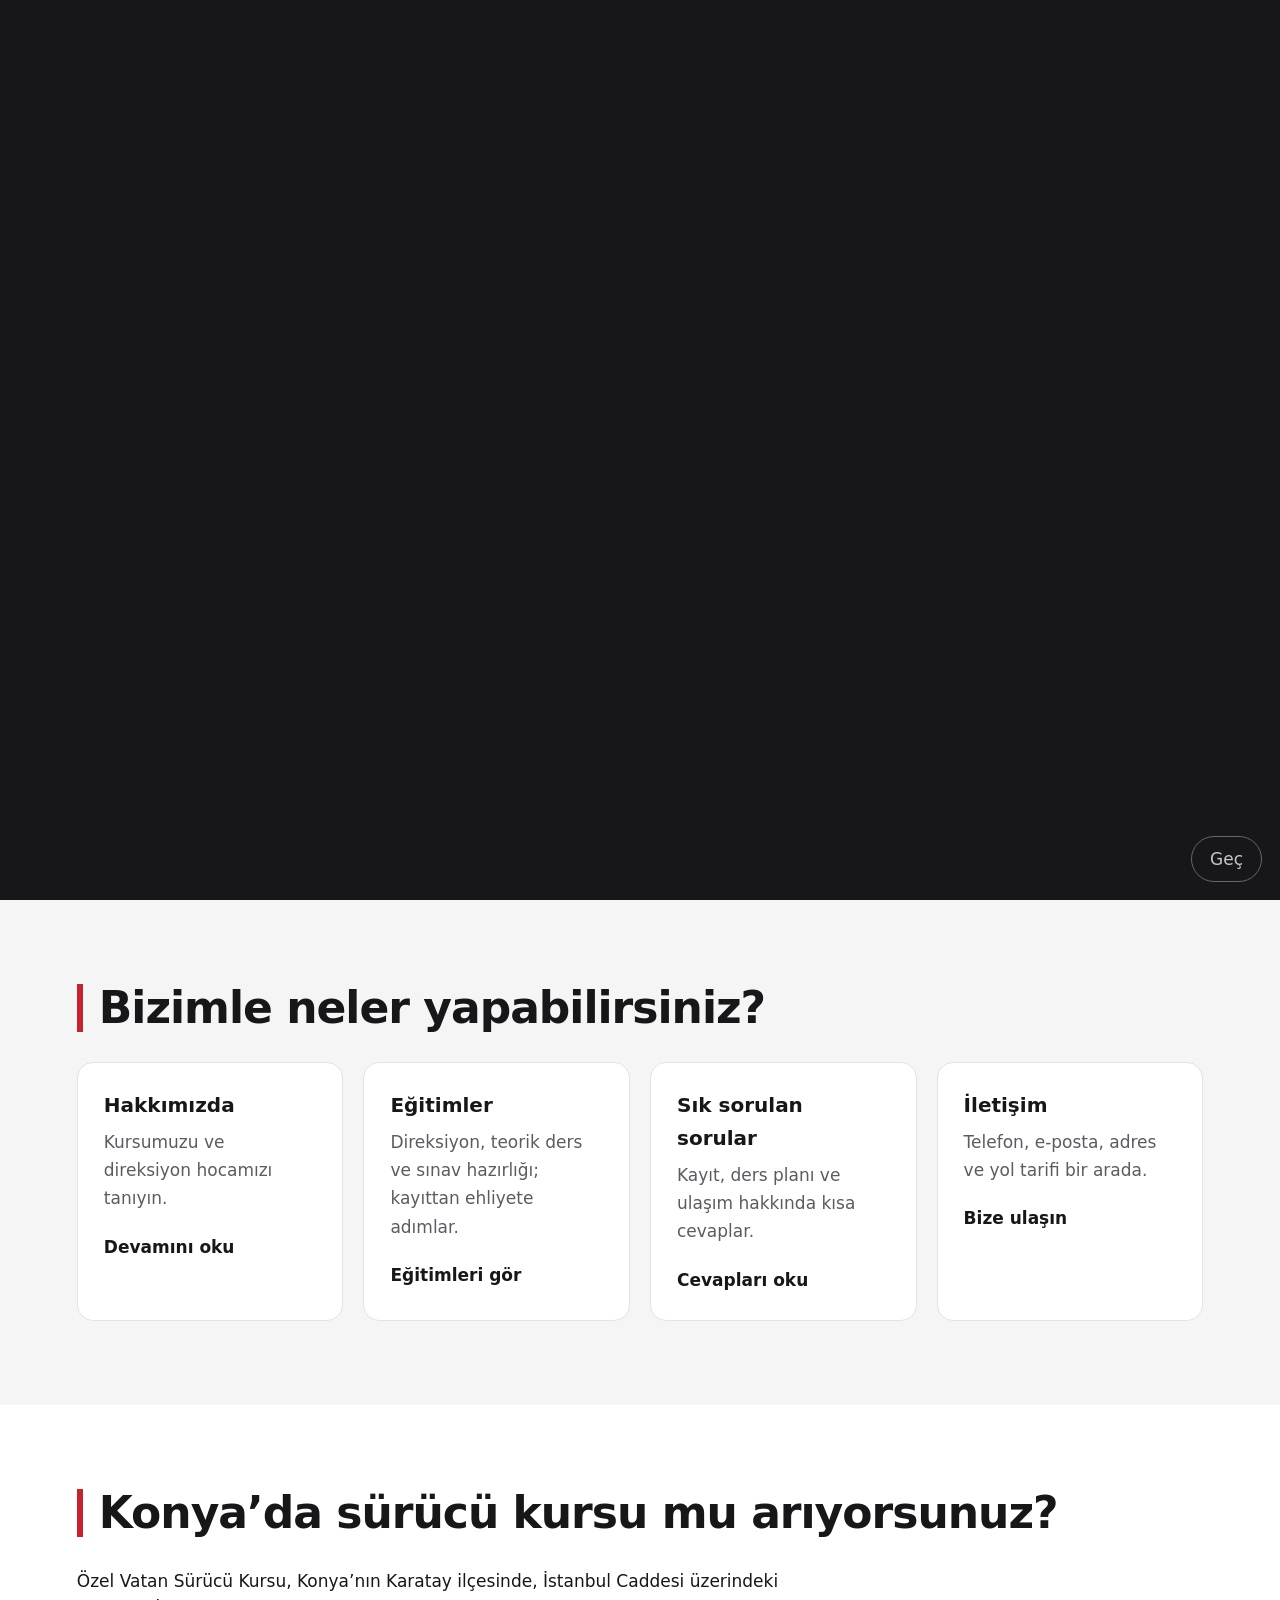
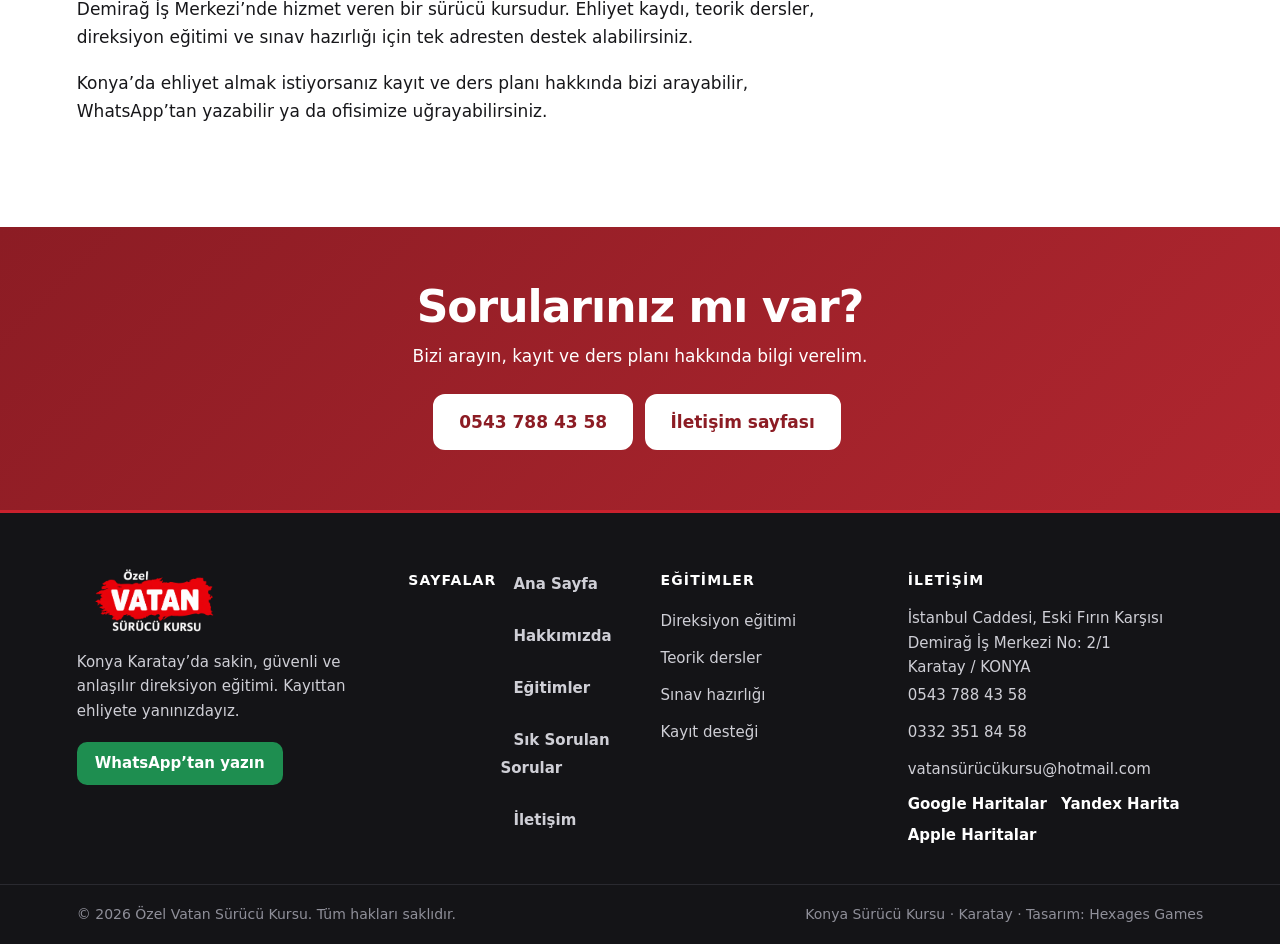
<file: index.html>
<!DOCTYPE html>
<html lang="tr" data-theme="light">
<head>
<meta charset="utf-8">
<meta name="viewport" content="width=device-width, initial-scale=1, viewport-fit=cover">
<meta http-equiv="Content-Security-Policy" content="default-src 'self'; img-src 'self' data:; style-src 'self'; script-src 'self'; object-src 'none'; base-uri 'self'; form-action 'self'">
<meta name="referrer" content="strict-origin-when-cross-origin">
<title>Konya Vatan Sürücü Kursu | Karatay Ehliyet &amp; Direksiyon Eğitimi</title>
<meta name="description" content="Konya Karatay’da Özel Vatan Sürücü Kursu: ehliyet kaydı, teorik ders, direksiyon eğitimi ve sınav hazırlığı. Hemen arayın: 0543 788 43 58.">
<meta name="keywords" content="Konya sürücü kursu, Karatay sürücü kursu, Konya ehliyet kursu, Vatan sürücü kursu, Özel Vatan Sürücü Kursu, Konya direksiyon eğitimi, direksiyon dersi Konya, ehliyet kursu Konya, Karatay ehliyet, ehliyet sınavı hazırlık">
<meta name="robots" content="index, follow, max-image-preview:large">
<meta property="og:type" content="website">
<meta property="og:locale" content="tr_TR">
<meta property="og:site_name" content="Özel Vatan Sürücü Kursu">
<meta property="og:title" content="Konya Vatan Sürücü Kursu | Karatay Ehliyet &amp; Direksiyon Eğitimi">
<meta property="og:description" content="Konya Karatay’da Özel Vatan Sürücü Kursu: ehliyet kaydı, teorik ders, direksiyon eğitimi ve sınav hazırlığı. Hemen arayın: 0543 788 43 58.">
<meta name="theme-color" content="#c9212d">
<link rel="icon" href="/assets/favicon.svg" type="image/svg+xml">
<link rel="stylesheet" href="/css/style.css">
<script src="/js/theme.js"></script>
<script type="application/ld+json">{"@context": "https://schema.org", "@type": ["EducationalOrganization", "LocalBusiness"], "name": "Özel Vatan Sürücü Kursu", "alternateName": ["Vatan Sürücü Kursu", "Konya Vatan Sürücü Kursu"], "description": "Konya Karatay’da ehliyet kaydı, teorik ders, direksiyon eğitimi ve sınav hazırlığı veren sürücü kursu.", "telephone": ["+905437884358", "+903323518458"], "address": {"@type": "PostalAddress", "streetAddress": "İstanbul Caddesi, Eski Fırın Karşısı, Demirağ İş Merkezi No: 2/1", "addressLocality": "Karatay", "addressRegion": "Konya", "addressCountry": "TR"}, "areaServed": {"@type": "City", "name": "Konya"}, "hasMap": "https://www.google.com/maps/search/?api=1&query=%C3%96zel+Vatan+S%C3%BCr%C3%BCc%C3%BC+Kursu+Konya"}</script>
</head>
<body class="intro-lock">
<div id="intro" aria-hidden="true">
  <img src="/assets/logo-beyaz.png" alt="" width="1774" height="887">
  <button type="button" id="skip">Geç</button>
</div>
<a class="skip-link" href="#icerik">İçeriğe geç</a>
<header class="top">
  <a class="brand" href="/" aria-label="Özel Vatan Sürücü Kursu ana sayfa">
    <img class="logo logo-light" src="/assets/logo-siyah.png" alt="Özel Vatan Sürücü Kursu" width="180" height="90">
    <img class="logo logo-dark" src="/assets/logo-beyaz.png" alt="" width="180" height="90">
  </a>
  <nav id="nav" aria-label="Ana menü"><a href="/" aria-current="page">Ana Sayfa</a><a href="/hakkimizda/">Hakkımızda</a><a href="/egitimler/">Eğitimler</a><a href="/sss/">SSS</a><a href="/iletisim/">İletişim</a></nav>
  <button id="theme" type="button" aria-label="Tema değiştir"><span class="sun">☀</span><span class="moon">☾</span></button>
  <button id="burger" type="button" aria-label="Menüyü aç" aria-expanded="false" aria-controls="nav"><i></i><i></i><i></i></button>
</header>
<main id="icerik">
<section class="hero">
  <div class="hero-text">
    <span class="eyebrow">Konya · Karatay Sürücü Kursu</span>
    <h1>Konya’da ehliyete giden yol Vatan’dan geçer.</h1>
    <p>Karatay’da, deneyimli direksiyon hocamızla sakin ve güvenli bir sürüş eğitimi. Kaydınız, derslerinizin planı ve sınav süreciniz için bize ulaşın.</p>
    <div class="actions"><a class="btn primary" href="tel:+905437884358">Hemen Ara</a><a class="btn" href="/hakkimizda/">Bizi Tanıyın</a></div>
  </div>
  <div class="hero-logo"><img src="/assets/logo-beyaz.png" alt="Özel Vatan Sürücü Kursu – Konya Karatay sürücü kursu" width="1774" height="887"></div>
</section>
<section class="sec alt"><h2>Bizimle neler yapabilirsiniz?</h2><div class="grid">
<article class="card"><h3>Hakkımızda</h3><p>Kursumuzu ve direksiyon hocamızı tanıyın.</p><a class="link-more" href="/hakkimizda/">Devamını oku</a></article>
<article class="card"><h3>Eğitimler</h3><p>Direksiyon, teorik ders ve sınav hazırlığı; kayıttan ehliyete adımlar.</p><a class="link-more" href="/egitimler/">Eğitimleri gör</a></article>
<article class="card"><h3>Sık sorulan sorular</h3><p>Kayıt, ders planı ve ulaşım hakkında kısa cevaplar.</p><a class="link-more" href="/sss/">Cevapları oku</a></article>
<article class="card"><h3>İletişim</h3><p>Telefon, e-posta, adres ve yol tarifi bir arada.</p><a class="link-more" href="/iletisim/">Bize ulaşın</a></article>
</div></section><section class="sec"><h2>Konya’da sürücü kursu mu arıyorsunuz?</h2><div class="prose"><p>Özel Vatan Sürücü Kursu, Konya’nın Karatay ilçesinde, İstanbul Caddesi üzerindeki Demirağ İş Merkezi’nde hizmet veren bir sürücü kursudur. Ehliyet kaydı, teorik dersler, direksiyon eğitimi ve sınav hazırlığı için tek adresten destek alabilirsiniz.</p><p>Konya’da ehliyet almak istiyorsanız kayıt ve ders planı hakkında bizi arayabilir, WhatsApp’tan yazabilir ya da ofisimize uğrayabilirsiniz.</p></div></section><section class="cta"><h2>Sorularınız mı var?</h2><p>Bizi arayın, kayıt ve ders planı hakkında bilgi verelim.</p><a class="btn" href="tel:+905437884358">0543 788 43 58</a> <a class="btn" href="/iletisim/">İletişim sayfası</a></section>
</main>
<footer class="foot">
<div class="foot-in">
<div><img src="/assets/logo-beyaz.png" alt="Özel Vatan Sürücü Kursu" width="180" height="90" loading="lazy"><p>Konya Karatay’da sakin, güvenli ve anlaşılır direksiyon eğitimi. Kayıttan ehliyete yanınızdayız.</p><a class="foot-wa" href="https://wa.me/905437884358" target="_blank" rel="noopener noreferrer">WhatsApp’tan yazın</a></div>
<nav class="foot-links" aria-label="Alt menü"><h4>Sayfalar</h4><ul><li><a href="/">Ana Sayfa</a></li><li><a href="/hakkimizda/">Hakkımızda</a></li><li><a href="/egitimler/">Eğitimler</a></li><li><a href="/sss/">Sık Sorulan Sorular</a></li><li><a href="/iletisim/">İletişim</a></li></ul></nav>
<div><h4>Eğitimler</h4><ul><li><a href="/egitimler/">Direksiyon eğitimi</a></li><li><a href="/egitimler/">Teorik dersler</a></li><li><a href="/egitimler/">Sınav hazırlığı</a></li><li><a href="/egitimler/">Kayıt desteği</a></li></ul></div>
<div><h4>İletişim</h4><address>İstanbul Caddesi, Eski Fırın Karşısı<br>Demirağ İş Merkezi No: 2/1<br>Karatay / KONYA</address>
<ul style="margin-top:12px"><li><a href="tel:+905437884358">0543 788 43 58</a></li><li><a href="tel:+903323518458">0332 351 84 58</a></li><li><a href="mailto:vatansürücükursu@hotmail.com">vatansürücükursu@hotmail.com</a></li></ul>
<div class="foot-maps"><a target="_blank" rel="noopener noreferrer" href="https://www.google.com/maps/search/?api=1&amp;query=%C3%96zel+Vatan+S%C3%BCr%C3%BCc%C3%BC+Kursu+Konya">Google Haritalar</a><a target="_blank" rel="noopener noreferrer" href="https://yandex.com.tr/harita/?text=%C3%96zel%20Vatan%20S%C3%BCr%C3%BCc%C3%BC%20Kursu%20Konya">Yandex Harita</a><a target="_blank" rel="noopener noreferrer" href="https://maps.apple.com/?q=%C3%96zel%20Vatan%20S%C3%BCr%C3%BCc%C3%BC%20Kursu%20Konya">Apple Haritalar</a></div></div>
</div>
<div class="foot-bar"><p>© 2026 Özel Vatan Sürücü Kursu. Tüm hakları saklıdır.</p><p>Konya Sürücü Kursu · Karatay · Tasarım: Hexages Games</p></div>
</footer>
<a class="fab" href="tel:+905437884358" aria-label="Ara">Ara</a>
<script src="/js/main.js"></script>
</body>
</html>
</file>
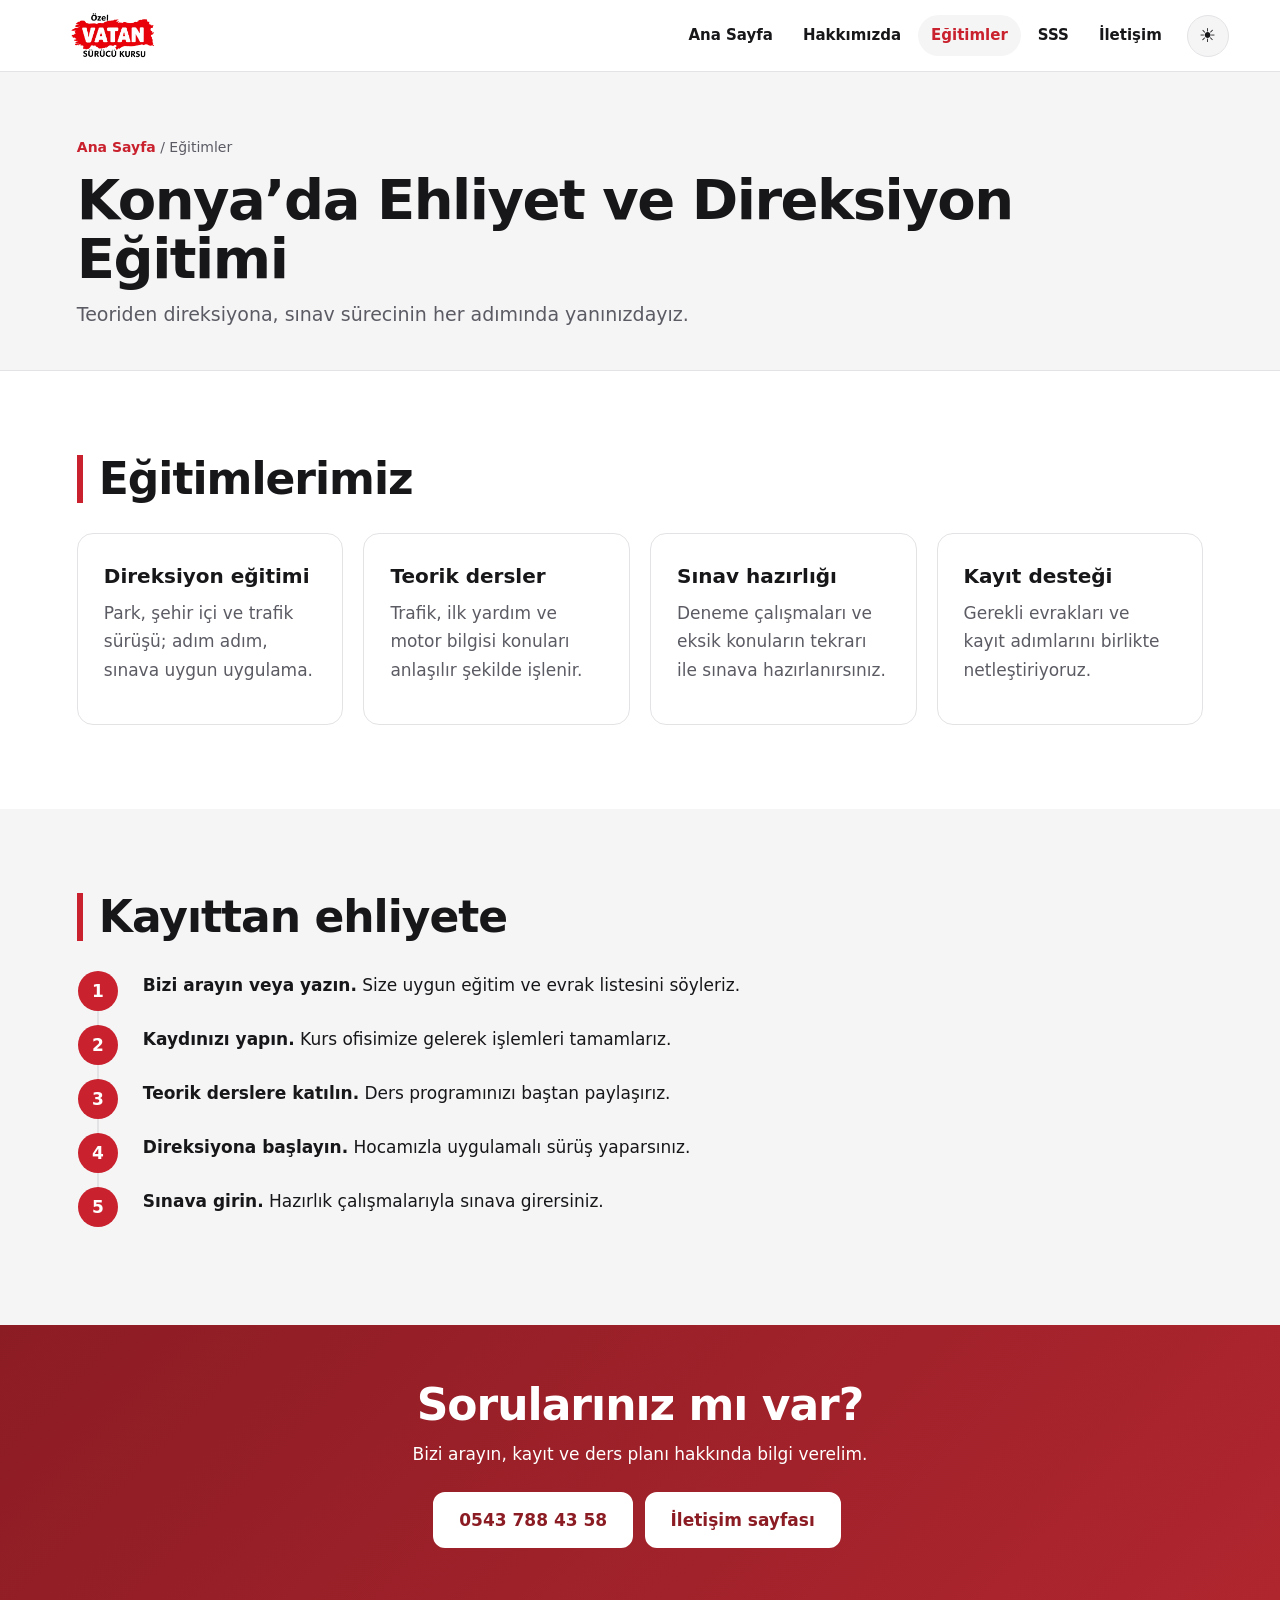
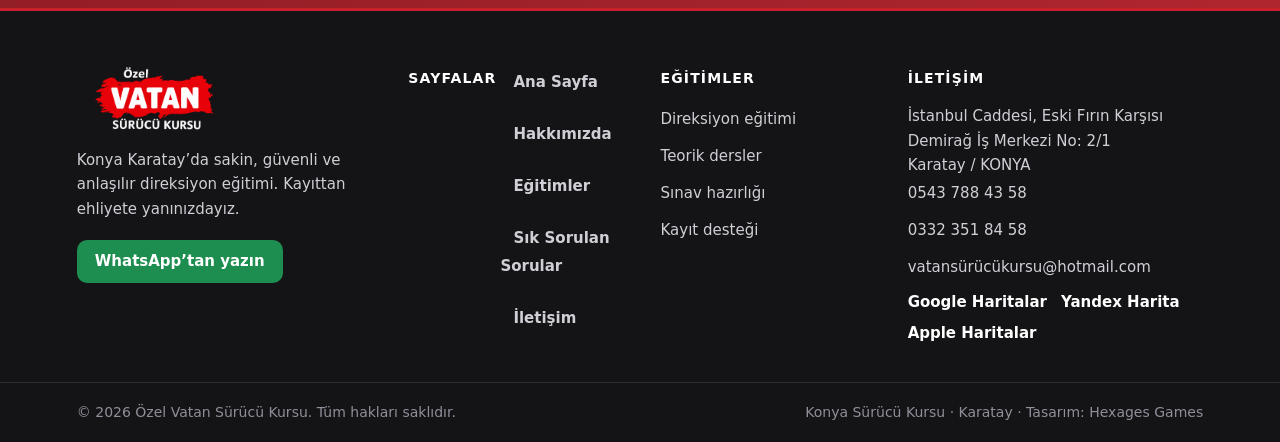
<file: egitimler/index.html>
<!DOCTYPE html>
<html lang="tr" data-theme="light">
<head>
<meta charset="utf-8">
<meta name="viewport" content="width=device-width, initial-scale=1, viewport-fit=cover">
<meta http-equiv="Content-Security-Policy" content="default-src 'self'; img-src 'self' data:; style-src 'self'; script-src 'self'; object-src 'none'; base-uri 'self'; form-action 'self'">
<meta name="referrer" content="strict-origin-when-cross-origin">
<title>Konya Direksiyon ve Ehliyet Eğitimi | Özel Vatan Sürücü Kursu</title>
<meta name="description" content="Konya Karatay’da direksiyon eğitimi, teorik dersler, sınav hazırlığı ve kayıt desteği. Kayıttan ehliyete adım adım yanınızdayız.">
<meta name="keywords" content="Konya sürücü kursu, Karatay sürücü kursu, Konya ehliyet kursu, Vatan sürücü kursu, Özel Vatan Sürücü Kursu, Konya direksiyon eğitimi, direksiyon dersi Konya, ehliyet kursu Konya, Karatay ehliyet, ehliyet sınavı hazırlık">
<meta name="robots" content="index, follow, max-image-preview:large">
<meta property="og:type" content="website">
<meta property="og:locale" content="tr_TR">
<meta property="og:site_name" content="Özel Vatan Sürücü Kursu">
<meta property="og:title" content="Konya Direksiyon ve Ehliyet Eğitimi | Özel Vatan Sürücü Kursu">
<meta property="og:description" content="Konya Karatay’da direksiyon eğitimi, teorik dersler, sınav hazırlığı ve kayıt desteği. Kayıttan ehliyete adım adım yanınızdayız.">
<meta name="theme-color" content="#c9212d">
<link rel="icon" href="/assets/favicon.svg" type="image/svg+xml">
<link rel="stylesheet" href="/css/style.css">
<script src="/js/theme.js"></script>
</head>
<body>
<a class="skip-link" href="#icerik">İçeriğe geç</a>
<header class="top">
  <a class="brand" href="/" aria-label="Özel Vatan Sürücü Kursu ana sayfa">
    <img class="logo logo-light" src="/assets/logo-siyah.png" alt="Özel Vatan Sürücü Kursu" width="180" height="90">
    <img class="logo logo-dark" src="/assets/logo-beyaz.png" alt="" width="180" height="90">
  </a>
  <nav id="nav" aria-label="Ana menü"><a href="/">Ana Sayfa</a><a href="/hakkimizda/">Hakkımızda</a><a href="/egitimler/" aria-current="page">Eğitimler</a><a href="/sss/">SSS</a><a href="/iletisim/">İletişim</a></nav>
  <button id="theme" type="button" aria-label="Tema değiştir"><span class="sun">☀</span><span class="moon">☾</span></button>
  <button id="burger" type="button" aria-label="Menüyü aç" aria-expanded="false" aria-controls="nav"><i></i><i></i><i></i></button>
</header>
<main id="icerik">
<div class="page-head"><div class="crumb"><a href="/">Ana Sayfa</a> / Eğitimler</div><h1>Konya’da Ehliyet ve Direksiyon Eğitimi</h1><p>Teoriden direksiyona, sınav sürecinin her adımında yanınızdayız.</p></div><section class="sec"><h2>Eğitimlerimiz</h2><div class="grid">
<article class="card"><h3>Direksiyon eğitimi</h3><p>Park, şehir içi ve trafik sürüşü; adım adım, sınava uygun uygulama.</p></article>
<article class="card"><h3>Teorik dersler</h3><p>Trafik, ilk yardım ve motor bilgisi konuları anlaşılır şekilde işlenir.</p></article>
<article class="card"><h3>Sınav hazırlığı</h3><p>Deneme çalışmaları ve eksik konuların tekrarı ile sınava hazırlanırsınız.</p></article>
<article class="card"><h3>Kayıt desteği</h3><p>Gerekli evrakları ve kayıt adımlarını birlikte netleştiriyoruz.</p></article>
</div></section>
<section class="sec alt"><h2>Kayıttan ehliyete</h2><ol class="steps">
<li><b>Bizi arayın veya yazın.</b> Size uygun eğitim ve evrak listesini söyleriz.</li>
<li><b>Kaydınızı yapın.</b> Kurs ofisimize gelerek işlemleri tamamlarız.</li>
<li><b>Teorik derslere katılın.</b> Ders programınızı baştan paylaşırız.</li>
<li><b>Direksiyona başlayın.</b> Hocamızla uygulamalı sürüş yaparsınız.</li>
<li><b>Sınava girin.</b> Hazırlık çalışmalarıyla sınava girersiniz.</li>
</ol></section><section class="cta"><h2>Sorularınız mı var?</h2><p>Bizi arayın, kayıt ve ders planı hakkında bilgi verelim.</p><a class="btn" href="tel:+905437884358">0543 788 43 58</a> <a class="btn" href="/iletisim/">İletişim sayfası</a></section>
</main>
<footer class="foot">
<div class="foot-in">
<div><img src="/assets/logo-beyaz.png" alt="Özel Vatan Sürücü Kursu" width="180" height="90" loading="lazy"><p>Konya Karatay’da sakin, güvenli ve anlaşılır direksiyon eğitimi. Kayıttan ehliyete yanınızdayız.</p><a class="foot-wa" href="https://wa.me/905437884358" target="_blank" rel="noopener noreferrer">WhatsApp’tan yazın</a></div>
<nav class="foot-links" aria-label="Alt menü"><h4>Sayfalar</h4><ul><li><a href="/">Ana Sayfa</a></li><li><a href="/hakkimizda/">Hakkımızda</a></li><li><a href="/egitimler/">Eğitimler</a></li><li><a href="/sss/">Sık Sorulan Sorular</a></li><li><a href="/iletisim/">İletişim</a></li></ul></nav>
<div><h4>Eğitimler</h4><ul><li><a href="/egitimler/">Direksiyon eğitimi</a></li><li><a href="/egitimler/">Teorik dersler</a></li><li><a href="/egitimler/">Sınav hazırlığı</a></li><li><a href="/egitimler/">Kayıt desteği</a></li></ul></div>
<div><h4>İletişim</h4><address>İstanbul Caddesi, Eski Fırın Karşısı<br>Demirağ İş Merkezi No: 2/1<br>Karatay / KONYA</address>
<ul style="margin-top:12px"><li><a href="tel:+905437884358">0543 788 43 58</a></li><li><a href="tel:+903323518458">0332 351 84 58</a></li><li><a href="mailto:vatansürücükursu@hotmail.com">vatansürücükursu@hotmail.com</a></li></ul>
<div class="foot-maps"><a target="_blank" rel="noopener noreferrer" href="https://www.google.com/maps/search/?api=1&amp;query=%C3%96zel+Vatan+S%C3%BCr%C3%BCc%C3%BC+Kursu+Konya">Google Haritalar</a><a target="_blank" rel="noopener noreferrer" href="https://yandex.com.tr/harita/?text=%C3%96zel%20Vatan%20S%C3%BCr%C3%BCc%C3%BC%20Kursu%20Konya">Yandex Harita</a><a target="_blank" rel="noopener noreferrer" href="https://maps.apple.com/?q=%C3%96zel%20Vatan%20S%C3%BCr%C3%BCc%C3%BC%20Kursu%20Konya">Apple Haritalar</a></div></div>
</div>
<div class="foot-bar"><p>© 2026 Özel Vatan Sürücü Kursu. Tüm hakları saklıdır.</p><p>Konya Sürücü Kursu · Karatay · Tasarım: Hexages Games</p></div>
</footer>
<a class="fab" href="tel:+905437884358" aria-label="Ara">Ara</a>
<script src="/js/main.js"></script>
</body>
</html>
</file>
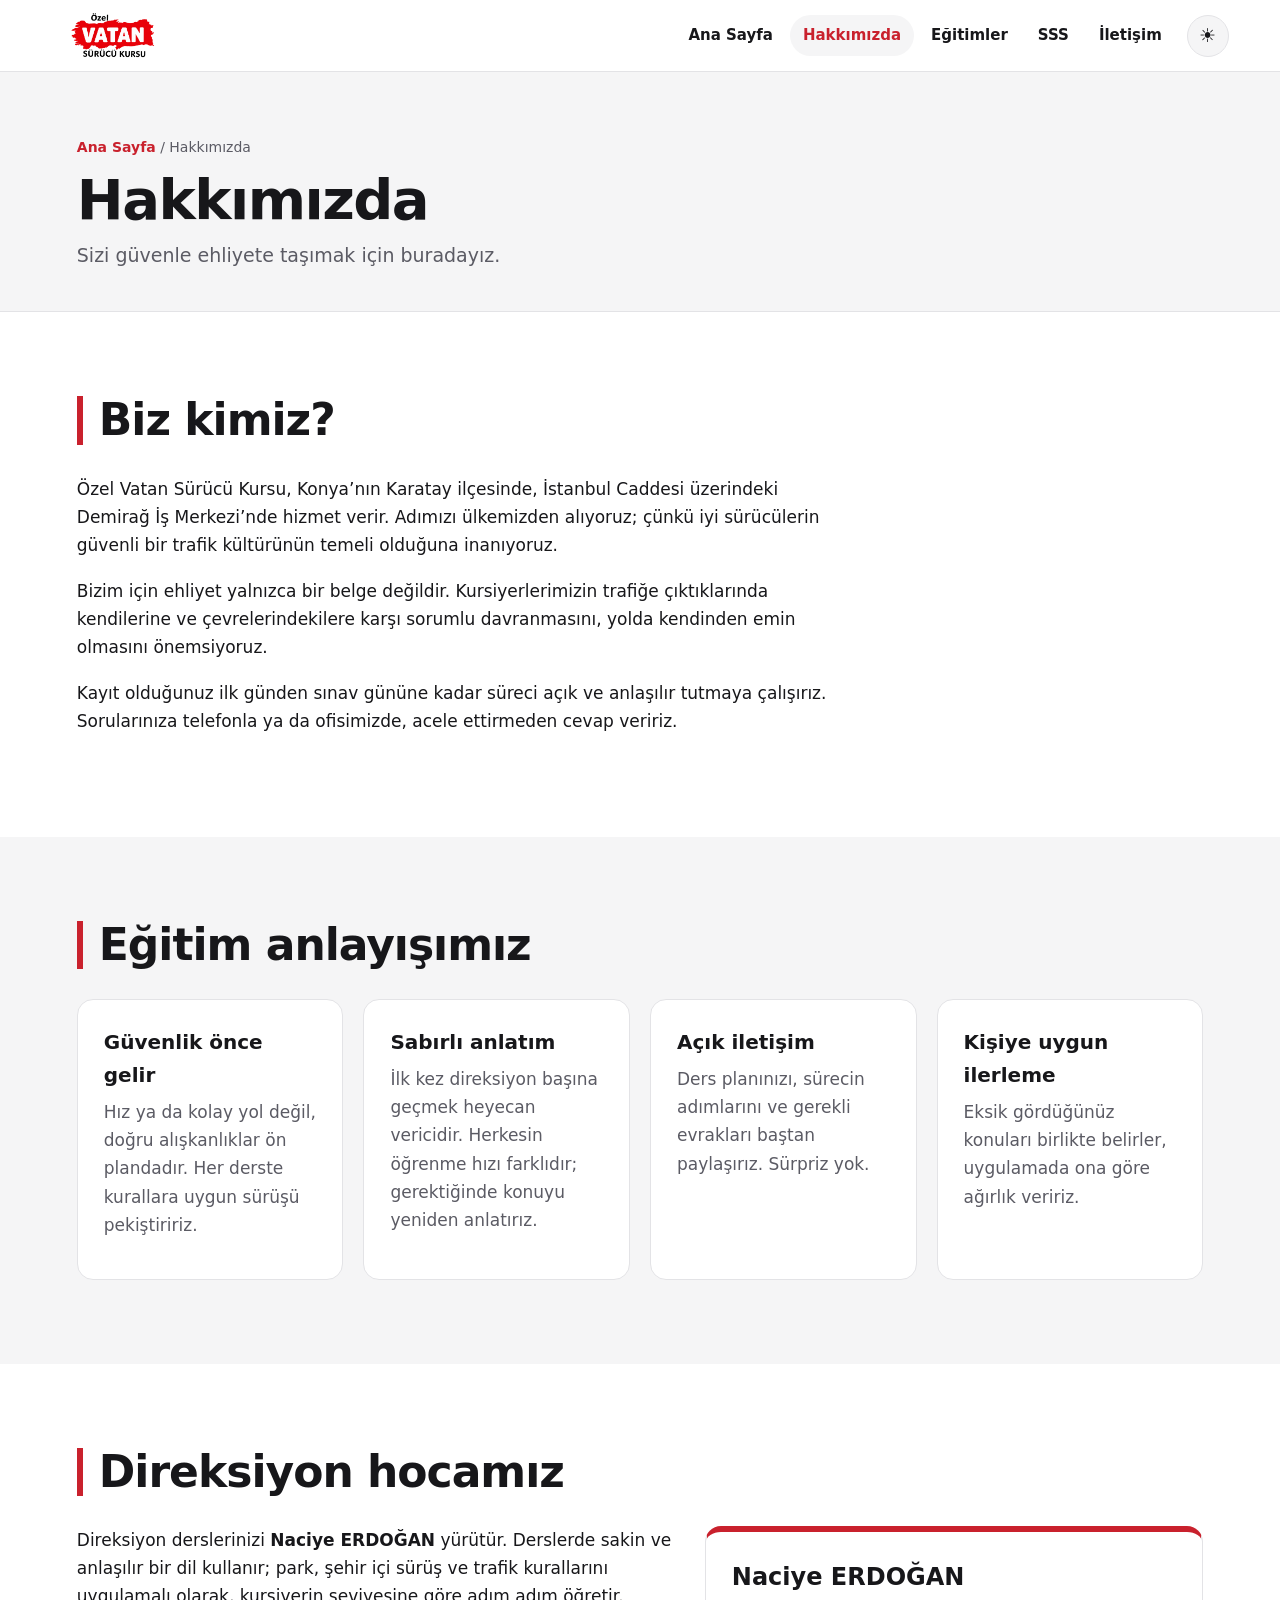
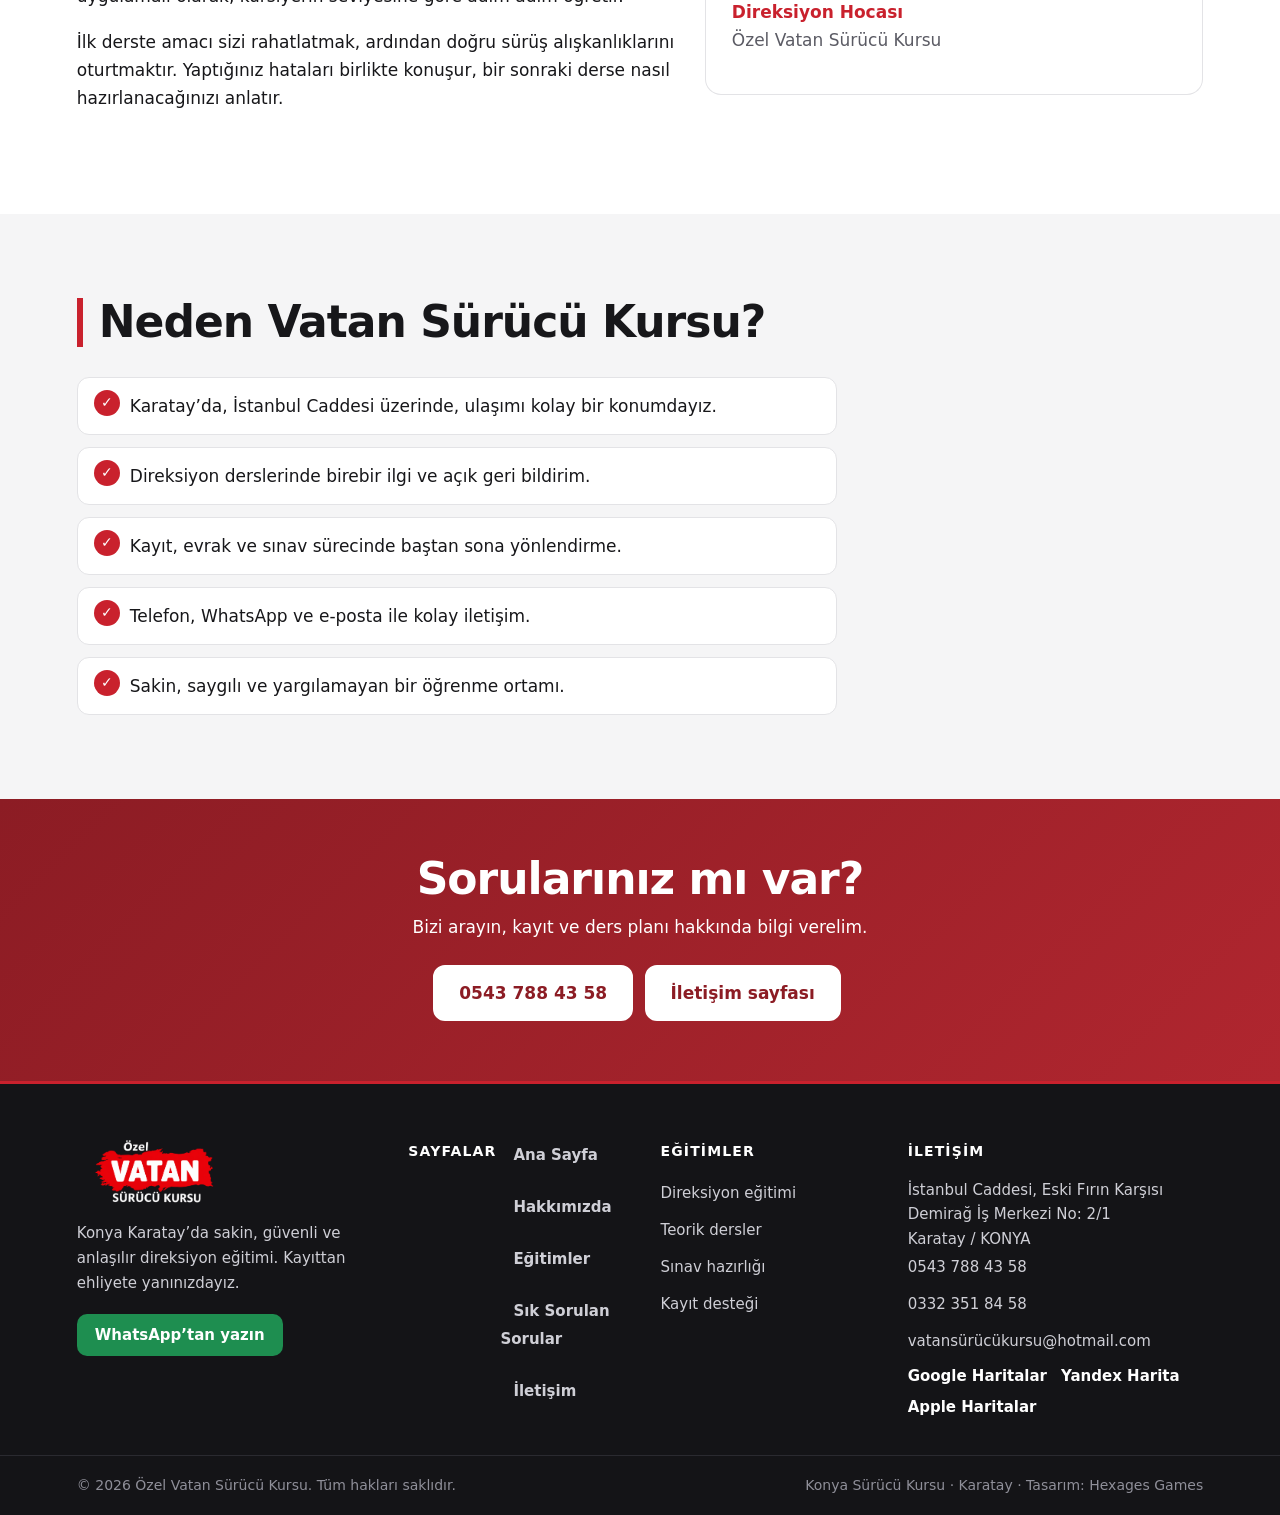
<file: hakkimizda/index.html>
<!DOCTYPE html>
<html lang="tr" data-theme="light">
<head>
<meta charset="utf-8">
<meta name="viewport" content="width=device-width, initial-scale=1, viewport-fit=cover">
<meta http-equiv="Content-Security-Policy" content="default-src 'self'; img-src 'self' data:; style-src 'self'; script-src 'self'; object-src 'none'; base-uri 'self'; form-action 'self'">
<meta name="referrer" content="strict-origin-when-cross-origin">
<title>Hakkımızda | Konya Vatan Sürücü Kursu – Karatay</title>
<meta name="description" content="Özel Vatan Sürücü Kursu’nu, eğitim anlayışımızı ve direksiyon hocamızı tanıyın. Konya Karatay’da güvenli ve sabırlı sürüş eğitimi.">
<meta name="keywords" content="Konya sürücü kursu, Karatay sürücü kursu, Konya ehliyet kursu, Vatan sürücü kursu, Özel Vatan Sürücü Kursu, Konya direksiyon eğitimi, direksiyon dersi Konya, ehliyet kursu Konya, Karatay ehliyet, ehliyet sınavı hazırlık">
<meta name="robots" content="index, follow, max-image-preview:large">
<meta property="og:type" content="website">
<meta property="og:locale" content="tr_TR">
<meta property="og:site_name" content="Özel Vatan Sürücü Kursu">
<meta property="og:title" content="Hakkımızda | Konya Vatan Sürücü Kursu – Karatay">
<meta property="og:description" content="Özel Vatan Sürücü Kursu’nu, eğitim anlayışımızı ve direksiyon hocamızı tanıyın. Konya Karatay’da güvenli ve sabırlı sürüş eğitimi.">
<meta name="theme-color" content="#c9212d">
<link rel="icon" href="/assets/favicon.svg" type="image/svg+xml">
<link rel="stylesheet" href="/css/style.css">
<script src="/js/theme.js"></script>
</head>
<body>
<a class="skip-link" href="#icerik">İçeriğe geç</a>
<header class="top">
  <a class="brand" href="/" aria-label="Özel Vatan Sürücü Kursu ana sayfa">
    <img class="logo logo-light" src="/assets/logo-siyah.png" alt="Özel Vatan Sürücü Kursu" width="180" height="90">
    <img class="logo logo-dark" src="/assets/logo-beyaz.png" alt="" width="180" height="90">
  </a>
  <nav id="nav" aria-label="Ana menü"><a href="/">Ana Sayfa</a><a href="/hakkimizda/" aria-current="page">Hakkımızda</a><a href="/egitimler/">Eğitimler</a><a href="/sss/">SSS</a><a href="/iletisim/">İletişim</a></nav>
  <button id="theme" type="button" aria-label="Tema değiştir"><span class="sun">☀</span><span class="moon">☾</span></button>
  <button id="burger" type="button" aria-label="Menüyü aç" aria-expanded="false" aria-controls="nav"><i></i><i></i><i></i></button>
</header>
<main id="icerik">
<div class="page-head"><div class="crumb"><a href="/">Ana Sayfa</a> / Hakkımızda</div><h1>Hakkımızda</h1><p>Sizi güvenle ehliyete taşımak için buradayız.</p></div><!-- DÜZENLE: Bu sayfadaki tüm metinler örnektir; kendi bilgilerinize göre değiştirebilirsiniz. -->
<section class="sec"><h2>Biz kimiz?</h2>
<div class="prose">
<p>Özel Vatan Sürücü Kursu, Konya’nın Karatay ilçesinde, İstanbul Caddesi üzerindeki Demirağ İş Merkezi’nde hizmet verir. Adımızı ülkemizden alıyoruz; çünkü iyi sürücülerin güvenli bir trafik kültürünün temeli olduğuna inanıyoruz.</p>
<p>Bizim için ehliyet yalnızca bir belge değildir. Kursiyerlerimizin trafiğe çıktıklarında kendilerine ve çevrelerindekilere karşı sorumlu davranmasını, yolda kendinden emin olmasını önemsiyoruz.</p>
<p>Kayıt olduğunuz ilk günden sınav gününe kadar süreci açık ve anlaşılır tutmaya çalışırız. Sorularınıza telefonla ya da ofisimizde, acele ettirmeden cevap veririz.</p>
</div></section>

<section class="sec alt"><h2>Eğitim anlayışımız</h2><div class="grid">
<article class="card"><h3>Güvenlik önce gelir</h3><p>Hız ya da kolay yol değil, doğru alışkanlıklar ön plandadır. Her derste kurallara uygun sürüşü pekiştiririz.</p></article>
<article class="card"><h3>Sabırlı anlatım</h3><p>İlk kez direksiyon başına geçmek heyecan vericidir. Herkesin öğrenme hızı farklıdır; gerektiğinde konuyu yeniden anlatırız.</p></article>
<article class="card"><h3>Açık iletişim</h3><p>Ders planınızı, sürecin adımlarını ve gerekli evrakları baştan paylaşırız. Sürpriz yok.</p></article>
<article class="card"><h3>Kişiye uygun ilerleme</h3><p>Eksik gördüğünüz konuları birlikte belirler, uygulamada ona göre ağırlık veririz.</p></article>
</div></section>

<section class="sec"><h2>Direksiyon hocamız</h2>
<div class="two">
<div class="prose"><p>Direksiyon derslerinizi <strong>Naciye ERDOĞAN</strong> yürütür. Derslerde sakin ve anlaşılır bir dil kullanır; park, şehir içi sürüş ve trafik kurallarını uygulamalı olarak, kursiyerin seviyesine göre adım adım öğretir.</p>
<p>İlk derste amacı sizi rahatlatmak, ardından doğru sürüş alışkanlıklarını oturtmaktır. Yaptığınız hataları birlikte konuşur, bir sonraki derse nasıl hazırlanacağınızı anlatır.</p></div>
<div class="card person"><strong>Naciye ERDOĞAN</strong><span>Direksiyon Hocası</span><p>Özel Vatan Sürücü Kursu</p></div>
</div></section>

<section class="sec alt"><h2>Neden Vatan Sürücü Kursu?</h2>
<ul class="checks">
<li>Karatay’da, İstanbul Caddesi üzerinde, ulaşımı kolay bir konumdayız.</li>
<li>Direksiyon derslerinde birebir ilgi ve açık geri bildirim.</li>
<li>Kayıt, evrak ve sınav sürecinde baştan sona yönlendirme.</li>
<li>Telefon, WhatsApp ve e-posta ile kolay iletişim.</li>
<li>Sakin, saygılı ve yargılamayan bir öğrenme ortamı.</li>
</ul></section><section class="cta"><h2>Sorularınız mı var?</h2><p>Bizi arayın, kayıt ve ders planı hakkında bilgi verelim.</p><a class="btn" href="tel:+905437884358">0543 788 43 58</a> <a class="btn" href="/iletisim/">İletişim sayfası</a></section>
</main>
<footer class="foot">
<div class="foot-in">
<div><img src="/assets/logo-beyaz.png" alt="Özel Vatan Sürücü Kursu" width="180" height="90" loading="lazy"><p>Konya Karatay’da sakin, güvenli ve anlaşılır direksiyon eğitimi. Kayıttan ehliyete yanınızdayız.</p><a class="foot-wa" href="https://wa.me/905437884358" target="_blank" rel="noopener noreferrer">WhatsApp’tan yazın</a></div>
<nav class="foot-links" aria-label="Alt menü"><h4>Sayfalar</h4><ul><li><a href="/">Ana Sayfa</a></li><li><a href="/hakkimizda/">Hakkımızda</a></li><li><a href="/egitimler/">Eğitimler</a></li><li><a href="/sss/">Sık Sorulan Sorular</a></li><li><a href="/iletisim/">İletişim</a></li></ul></nav>
<div><h4>Eğitimler</h4><ul><li><a href="/egitimler/">Direksiyon eğitimi</a></li><li><a href="/egitimler/">Teorik dersler</a></li><li><a href="/egitimler/">Sınav hazırlığı</a></li><li><a href="/egitimler/">Kayıt desteği</a></li></ul></div>
<div><h4>İletişim</h4><address>İstanbul Caddesi, Eski Fırın Karşısı<br>Demirağ İş Merkezi No: 2/1<br>Karatay / KONYA</address>
<ul style="margin-top:12px"><li><a href="tel:+905437884358">0543 788 43 58</a></li><li><a href="tel:+903323518458">0332 351 84 58</a></li><li><a href="mailto:vatansürücükursu@hotmail.com">vatansürücükursu@hotmail.com</a></li></ul>
<div class="foot-maps"><a target="_blank" rel="noopener noreferrer" href="https://www.google.com/maps/search/?api=1&amp;query=%C3%96zel+Vatan+S%C3%BCr%C3%BCc%C3%BC+Kursu+Konya">Google Haritalar</a><a target="_blank" rel="noopener noreferrer" href="https://yandex.com.tr/harita/?text=%C3%96zel%20Vatan%20S%C3%BCr%C3%BCc%C3%BC%20Kursu%20Konya">Yandex Harita</a><a target="_blank" rel="noopener noreferrer" href="https://maps.apple.com/?q=%C3%96zel%20Vatan%20S%C3%BCr%C3%BCc%C3%BC%20Kursu%20Konya">Apple Haritalar</a></div></div>
</div>
<div class="foot-bar"><p>© 2026 Özel Vatan Sürücü Kursu. Tüm hakları saklıdır.</p><p>Konya Sürücü Kursu · Karatay · Tasarım: Hexages Games</p></div>
</footer>
<a class="fab" href="tel:+905437884358" aria-label="Ara">Ara</a>
<script src="/js/main.js"></script>
</body>
</html>
</file>
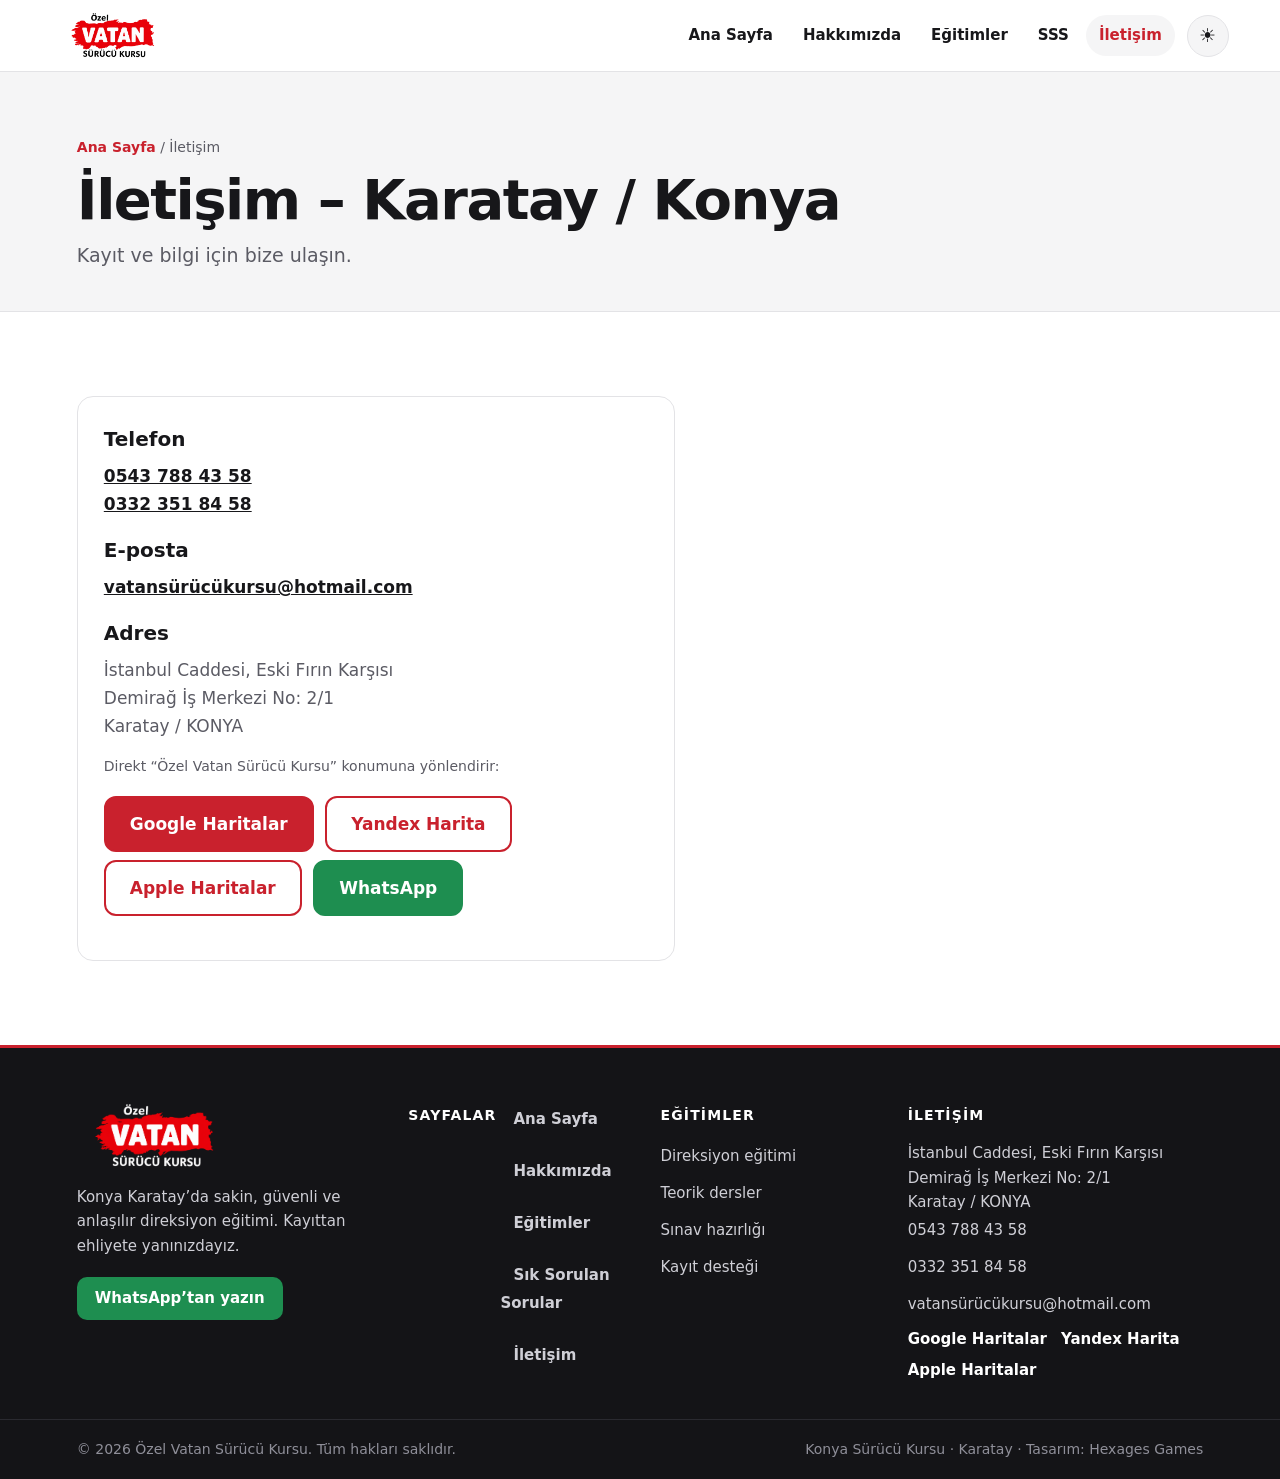
<file: iletisim/index.html>
<!DOCTYPE html>
<html lang="tr" data-theme="light">
<head>
<meta charset="utf-8">
<meta name="viewport" content="width=device-width, initial-scale=1, viewport-fit=cover">
<meta http-equiv="Content-Security-Policy" content="default-src 'self'; img-src 'self' data:; style-src 'self'; script-src 'self'; object-src 'none'; base-uri 'self'; form-action 'self'">
<meta name="referrer" content="strict-origin-when-cross-origin">
<title>İletişim ve Adres | Konya Karatay Vatan Sürücü Kursu</title>
<meta name="description" content="Özel Vatan Sürücü Kursu telefon, WhatsApp ve adres bilgileri. İstanbul Caddesi, Demirağ İş Merkezi No: 2/1, Karatay / Konya. Yol tarifi alın.">
<meta name="keywords" content="Konya sürücü kursu, Karatay sürücü kursu, Konya ehliyet kursu, Vatan sürücü kursu, Özel Vatan Sürücü Kursu, Konya direksiyon eğitimi, direksiyon dersi Konya, ehliyet kursu Konya, Karatay ehliyet, ehliyet sınavı hazırlık">
<meta name="robots" content="index, follow, max-image-preview:large">
<meta property="og:type" content="website">
<meta property="og:locale" content="tr_TR">
<meta property="og:site_name" content="Özel Vatan Sürücü Kursu">
<meta property="og:title" content="İletişim ve Adres | Konya Karatay Vatan Sürücü Kursu">
<meta property="og:description" content="Özel Vatan Sürücü Kursu telefon, WhatsApp ve adres bilgileri. İstanbul Caddesi, Demirağ İş Merkezi No: 2/1, Karatay / Konya. Yol tarifi alın.">
<meta name="theme-color" content="#c9212d">
<link rel="icon" href="/assets/favicon.svg" type="image/svg+xml">
<link rel="stylesheet" href="/css/style.css">
<script src="/js/theme.js"></script>
<script type="application/ld+json">{"@context": "https://schema.org", "@type": ["EducationalOrganization", "LocalBusiness"], "name": "Özel Vatan Sürücü Kursu", "alternateName": ["Vatan Sürücü Kursu", "Konya Vatan Sürücü Kursu"], "description": "Konya Karatay’da ehliyet kaydı, teorik ders, direksiyon eğitimi ve sınav hazırlığı veren sürücü kursu.", "telephone": ["+905437884358", "+903323518458"], "address": {"@type": "PostalAddress", "streetAddress": "İstanbul Caddesi, Eski Fırın Karşısı, Demirağ İş Merkezi No: 2/1", "addressLocality": "Karatay", "addressRegion": "Konya", "addressCountry": "TR"}, "areaServed": {"@type": "City", "name": "Konya"}, "hasMap": "https://www.google.com/maps/search/?api=1&query=%C3%96zel+Vatan+S%C3%BCr%C3%BCc%C3%BC+Kursu+Konya"}</script>
</head>
<body>
<a class="skip-link" href="#icerik">İçeriğe geç</a>
<header class="top">
  <a class="brand" href="/" aria-label="Özel Vatan Sürücü Kursu ana sayfa">
    <img class="logo logo-light" src="/assets/logo-siyah.png" alt="Özel Vatan Sürücü Kursu" width="180" height="90">
    <img class="logo logo-dark" src="/assets/logo-beyaz.png" alt="" width="180" height="90">
  </a>
  <nav id="nav" aria-label="Ana menü"><a href="/">Ana Sayfa</a><a href="/hakkimizda/">Hakkımızda</a><a href="/egitimler/">Eğitimler</a><a href="/sss/">SSS</a><a href="/iletisim/" aria-current="page">İletişim</a></nav>
  <button id="theme" type="button" aria-label="Tema değiştir"><span class="sun">☀</span><span class="moon">☾</span></button>
  <button id="burger" type="button" aria-label="Menüyü aç" aria-expanded="false" aria-controls="nav"><i></i><i></i><i></i></button>
</header>
<main id="icerik">
<div class="page-head"><div class="crumb"><a href="/">Ana Sayfa</a> / İletişim</div><h1>İletişim – Karatay / Konya</h1><p>Kayıt ve bilgi için bize ulaşın.</p></div><section class="sec"><div class="two">
<address class="card">
<h3>Telefon</h3><p><a href="tel:+905437884358">0543 788 43 58</a><br><a href="tel:+903323518458">0332 351 84 58</a></p>
<h3>E-posta</h3><p><a href="mailto:vatansürücükursu@hotmail.com">vatansürücükursu@hotmail.com</a></p>
<h3>Adres</h3><p>İstanbul Caddesi, Eski Fırın Karşısı<br>Demirağ İş Merkezi No: 2/1<br>Karatay / KONYA</p>
<p class="note">Direkt “Özel Vatan Sürücü Kursu” konumuna yönlendirir:</p>
<p><a class="btn primary" target="_blank" rel="noopener noreferrer" href="https://www.google.com/maps/search/?api=1&amp;query=%C3%96zel+Vatan+S%C3%BCr%C3%BCc%C3%BC+Kursu+Konya">Google Haritalar</a> <a class="btn" target="_blank" rel="noopener noreferrer" href="https://yandex.com.tr/harita/?text=%C3%96zel%20Vatan%20S%C3%BCr%C3%BCc%C3%BC%20Kursu%20Konya">Yandex Harita</a> <a class="btn" target="_blank" rel="noopener noreferrer" href="https://maps.apple.com/?q=%C3%96zel%20Vatan%20S%C3%BCr%C3%BCc%C3%BC%20Kursu%20Konya">Apple Haritalar</a> <a class="btn wa" target="_blank" rel="noopener noreferrer" href="https://wa.me/905437884358">WhatsApp</a></p>
</address>
</div></section>
</main>
<footer class="foot">
<div class="foot-in">
<div><img src="/assets/logo-beyaz.png" alt="Özel Vatan Sürücü Kursu" width="180" height="90" loading="lazy"><p>Konya Karatay’da sakin, güvenli ve anlaşılır direksiyon eğitimi. Kayıttan ehliyete yanınızdayız.</p><a class="foot-wa" href="https://wa.me/905437884358" target="_blank" rel="noopener noreferrer">WhatsApp’tan yazın</a></div>
<nav class="foot-links" aria-label="Alt menü"><h4>Sayfalar</h4><ul><li><a href="/">Ana Sayfa</a></li><li><a href="/hakkimizda/">Hakkımızda</a></li><li><a href="/egitimler/">Eğitimler</a></li><li><a href="/sss/">Sık Sorulan Sorular</a></li><li><a href="/iletisim/">İletişim</a></li></ul></nav>
<div><h4>Eğitimler</h4><ul><li><a href="/egitimler/">Direksiyon eğitimi</a></li><li><a href="/egitimler/">Teorik dersler</a></li><li><a href="/egitimler/">Sınav hazırlığı</a></li><li><a href="/egitimler/">Kayıt desteği</a></li></ul></div>
<div><h4>İletişim</h4><address>İstanbul Caddesi, Eski Fırın Karşısı<br>Demirağ İş Merkezi No: 2/1<br>Karatay / KONYA</address>
<ul style="margin-top:12px"><li><a href="tel:+905437884358">0543 788 43 58</a></li><li><a href="tel:+903323518458">0332 351 84 58</a></li><li><a href="mailto:vatansürücükursu@hotmail.com">vatansürücükursu@hotmail.com</a></li></ul>
<div class="foot-maps"><a target="_blank" rel="noopener noreferrer" href="https://www.google.com/maps/search/?api=1&amp;query=%C3%96zel+Vatan+S%C3%BCr%C3%BCc%C3%BC+Kursu+Konya">Google Haritalar</a><a target="_blank" rel="noopener noreferrer" href="https://yandex.com.tr/harita/?text=%C3%96zel%20Vatan%20S%C3%BCr%C3%BCc%C3%BC%20Kursu%20Konya">Yandex Harita</a><a target="_blank" rel="noopener noreferrer" href="https://maps.apple.com/?q=%C3%96zel%20Vatan%20S%C3%BCr%C3%BCc%C3%BC%20Kursu%20Konya">Apple Haritalar</a></div></div>
</div>
<div class="foot-bar"><p>© 2026 Özel Vatan Sürücü Kursu. Tüm hakları saklıdır.</p><p>Konya Sürücü Kursu · Karatay · Tasarım: Hexages Games</p></div>
</footer>
<a class="fab" href="tel:+905437884358" aria-label="Ara">Ara</a>
<script src="/js/main.js"></script>
</body>
</html>
</file>
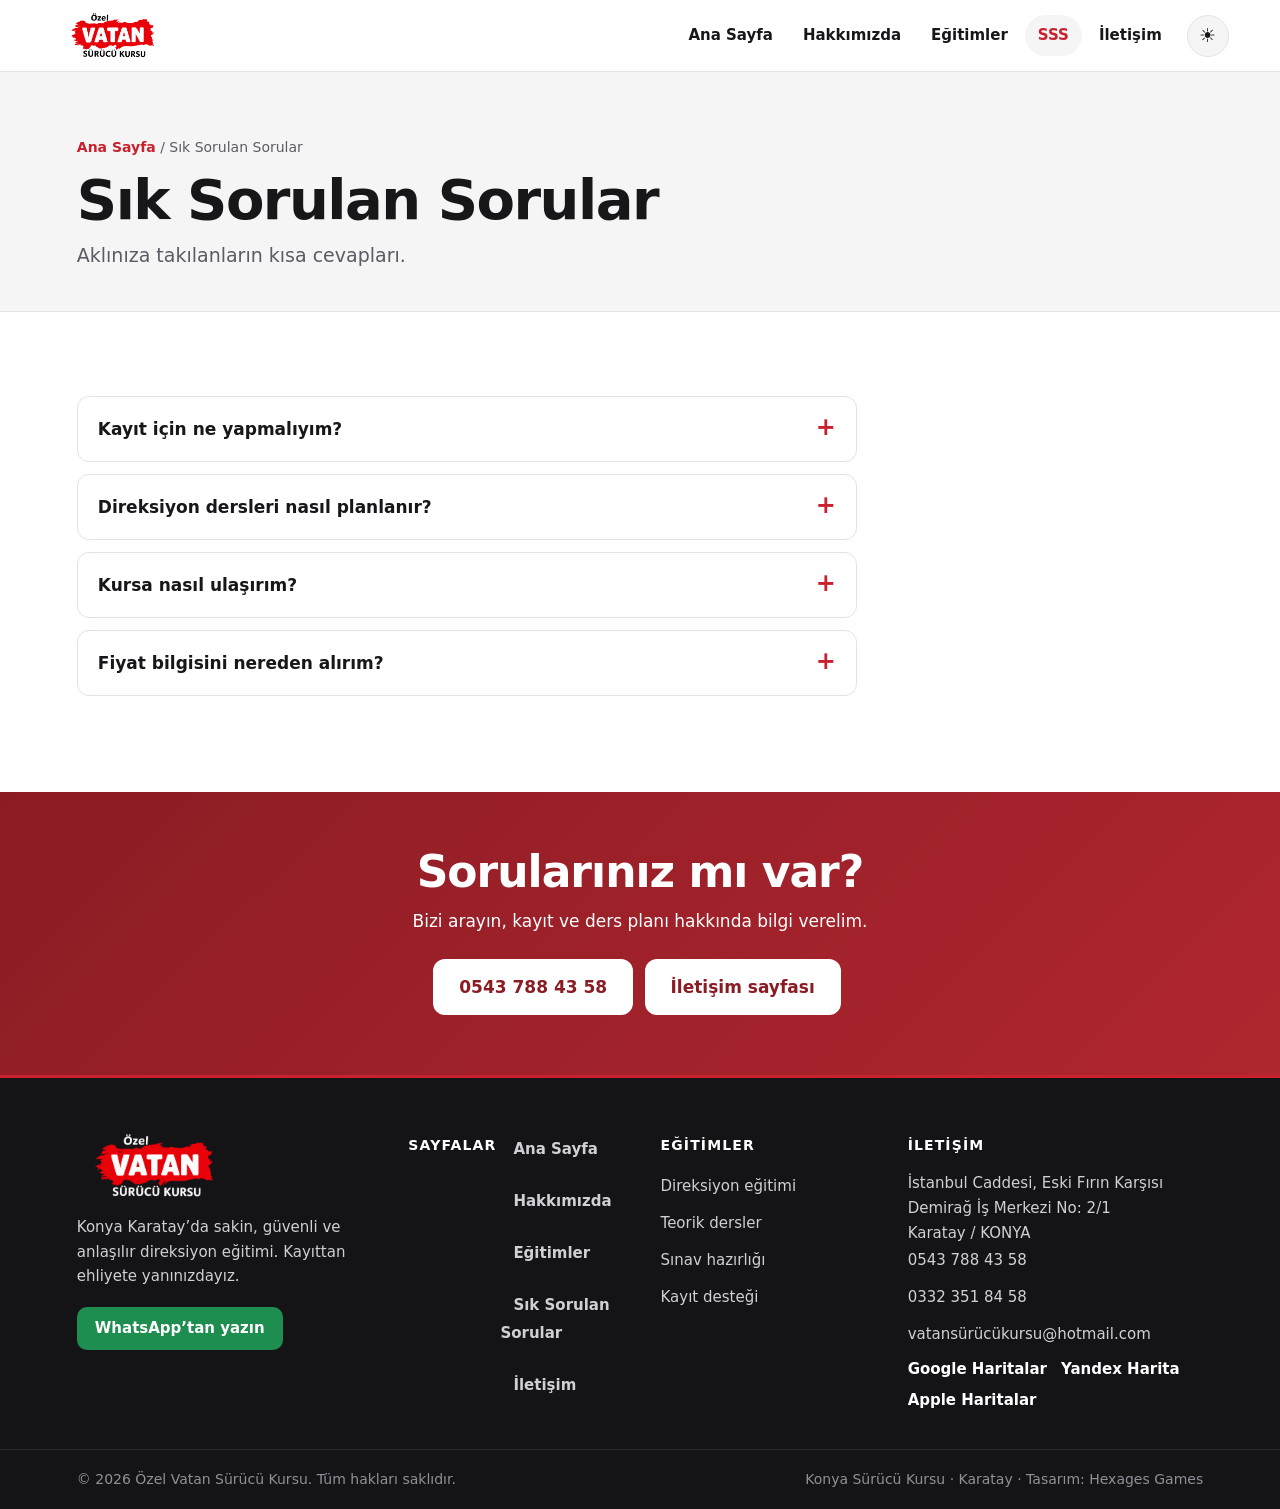
<file: sss/index.html>
<!DOCTYPE html>
<html lang="tr" data-theme="light">
<head>
<meta charset="utf-8">
<meta name="viewport" content="width=device-width, initial-scale=1, viewport-fit=cover">
<meta http-equiv="Content-Security-Policy" content="default-src 'self'; img-src 'self' data:; style-src 'self'; script-src 'self'; object-src 'none'; base-uri 'self'; form-action 'self'">
<meta name="referrer" content="strict-origin-when-cross-origin">
<title>Konya Ehliyet Kursu Sık Sorulan Sorular | Vatan Sürücü Kursu</title>
<meta name="description" content="Konya’da ehliyet kaydı, direksiyon dersi planı, kursa ulaşım ve fiyat bilgisi hakkında sık sorulan sorular ve kısa cevaplar.">
<meta name="keywords" content="Konya sürücü kursu, Karatay sürücü kursu, Konya ehliyet kursu, Vatan sürücü kursu, Özel Vatan Sürücü Kursu, Konya direksiyon eğitimi, direksiyon dersi Konya, ehliyet kursu Konya, Karatay ehliyet, ehliyet sınavı hazırlık">
<meta name="robots" content="index, follow, max-image-preview:large">
<meta property="og:type" content="website">
<meta property="og:locale" content="tr_TR">
<meta property="og:site_name" content="Özel Vatan Sürücü Kursu">
<meta property="og:title" content="Konya Ehliyet Kursu Sık Sorulan Sorular | Vatan Sürücü Kursu">
<meta property="og:description" content="Konya’da ehliyet kaydı, direksiyon dersi planı, kursa ulaşım ve fiyat bilgisi hakkında sık sorulan sorular ve kısa cevaplar.">
<meta name="theme-color" content="#c9212d">
<link rel="icon" href="/assets/favicon.svg" type="image/svg+xml">
<link rel="stylesheet" href="/css/style.css">
<script src="/js/theme.js"></script>
</head>
<body>
<a class="skip-link" href="#icerik">İçeriğe geç</a>
<header class="top">
  <a class="brand" href="/" aria-label="Özel Vatan Sürücü Kursu ana sayfa">
    <img class="logo logo-light" src="/assets/logo-siyah.png" alt="Özel Vatan Sürücü Kursu" width="180" height="90">
    <img class="logo logo-dark" src="/assets/logo-beyaz.png" alt="" width="180" height="90">
  </a>
  <nav id="nav" aria-label="Ana menü"><a href="/">Ana Sayfa</a><a href="/hakkimizda/">Hakkımızda</a><a href="/egitimler/">Eğitimler</a><a href="/sss/" aria-current="page">SSS</a><a href="/iletisim/">İletişim</a></nav>
  <button id="theme" type="button" aria-label="Tema değiştir"><span class="sun">☀</span><span class="moon">☾</span></button>
  <button id="burger" type="button" aria-label="Menüyü aç" aria-expanded="false" aria-controls="nav"><i></i><i></i><i></i></button>
</header>
<main id="icerik">
<div class="page-head"><div class="crumb"><a href="/">Ana Sayfa</a> / Sık Sorulan Sorular</div><h1>Sık Sorulan Sorular</h1><p>Aklınıza takılanların kısa cevapları.</p></div><section class="sec"><div class="faq">
<details><summary>Kayıt için ne yapmalıyım?</summary><p>Telefonla veya ofisimize uğrayarak bilgi alabilirsiniz. Gerekli evrakları size bildiririz.</p></details>
<details><summary>Direksiyon dersleri nasıl planlanır?</summary><p>Derslerinizin gün ve saatleri birlikte, sizin programınıza göre belirlenir.</p></details>
<details><summary>Kursa nasıl ulaşırım?</summary><p>İstanbul Caddesi, Eski Fırın Karşısı, Demirağ İş Merkezi No: 2/1, Karatay / Konya. İletişim sayfasından yol tarifi alabilirsiniz.</p></details>
<details><summary>Fiyat bilgisini nereden alırım?</summary><p>Güncel bilgi için bizi arayın: 0543 788 43 58 veya 0332 351 84 58.</p></details>
</div></section><section class="cta"><h2>Sorularınız mı var?</h2><p>Bizi arayın, kayıt ve ders planı hakkında bilgi verelim.</p><a class="btn" href="tel:+905437884358">0543 788 43 58</a> <a class="btn" href="/iletisim/">İletişim sayfası</a></section>
</main>
<footer class="foot">
<div class="foot-in">
<div><img src="/assets/logo-beyaz.png" alt="Özel Vatan Sürücü Kursu" width="180" height="90" loading="lazy"><p>Konya Karatay’da sakin, güvenli ve anlaşılır direksiyon eğitimi. Kayıttan ehliyete yanınızdayız.</p><a class="foot-wa" href="https://wa.me/905437884358" target="_blank" rel="noopener noreferrer">WhatsApp’tan yazın</a></div>
<nav class="foot-links" aria-label="Alt menü"><h4>Sayfalar</h4><ul><li><a href="/">Ana Sayfa</a></li><li><a href="/hakkimizda/">Hakkımızda</a></li><li><a href="/egitimler/">Eğitimler</a></li><li><a href="/sss/">Sık Sorulan Sorular</a></li><li><a href="/iletisim/">İletişim</a></li></ul></nav>
<div><h4>Eğitimler</h4><ul><li><a href="/egitimler/">Direksiyon eğitimi</a></li><li><a href="/egitimler/">Teorik dersler</a></li><li><a href="/egitimler/">Sınav hazırlığı</a></li><li><a href="/egitimler/">Kayıt desteği</a></li></ul></div>
<div><h4>İletişim</h4><address>İstanbul Caddesi, Eski Fırın Karşısı<br>Demirağ İş Merkezi No: 2/1<br>Karatay / KONYA</address>
<ul style="margin-top:12px"><li><a href="tel:+905437884358">0543 788 43 58</a></li><li><a href="tel:+903323518458">0332 351 84 58</a></li><li><a href="mailto:vatansürücükursu@hotmail.com">vatansürücükursu@hotmail.com</a></li></ul>
<div class="foot-maps"><a target="_blank" rel="noopener noreferrer" href="https://www.google.com/maps/search/?api=1&amp;query=%C3%96zel+Vatan+S%C3%BCr%C3%BCc%C3%BC+Kursu+Konya">Google Haritalar</a><a target="_blank" rel="noopener noreferrer" href="https://yandex.com.tr/harita/?text=%C3%96zel%20Vatan%20S%C3%BCr%C3%BCc%C3%BC%20Kursu%20Konya">Yandex Harita</a><a target="_blank" rel="noopener noreferrer" href="https://maps.apple.com/?q=%C3%96zel%20Vatan%20S%C3%BCr%C3%BCc%C3%BC%20Kursu%20Konya">Apple Haritalar</a></div></div>
</div>
<div class="foot-bar"><p>© 2026 Özel Vatan Sürücü Kursu. Tüm hakları saklıdır.</p><p>Konya Sürücü Kursu · Karatay · Tasarım: Hexages Games</p></div>
</footer>
<a class="fab" href="tel:+905437884358" aria-label="Ara">Ara</a>
<script src="/js/main.js"></script>
</body>
</html>
</file>
<file: css/style.css>
:root{--red:#c9212d;--red2:#a3181f;--bg:#fff;--bg2:#f5f5f6;--tx:#17171a;--mut:#5b5b64;--line:#e3e3e6;--card:#fff;--hh:72px}
[data-theme=dark]{--bg:#050506;--bg2:#101012;--tx:#f4f4f5;--mut:#a5a5ae;--line:#25252a;--card:#0c0c0e;--red:#e5484d;--red2:#c93a40}
*{box-sizing:border-box}html{scroll-behavior:smooth;scroll-padding-top:var(--hh)}
body{margin:0;background:var(--bg);color:var(--tx);font:17px/1.65 "Segoe UI",system-ui,-apple-system,Roboto,sans-serif;transition:background .3s,color .3s}
img{max-width:100%;height:auto}a{color:inherit}
:focus-visible{outline:3px solid var(--red);outline-offset:3px}
.skip-link{position:absolute;left:-999px;top:8px;background:var(--red);color:#fff;padding:8px 14px;z-index:99}.skip-link:focus{left:8px}
.intro-lock{overflow:hidden}
/* Açılış */
#intro{position:fixed;inset:0;z-index:100;background:#17171a;display:grid;place-items:center;transition:opacity .6s}
#intro.out{opacity:0;pointer-events:none}
#intro img{width:min(78vw,540px);height:auto;opacity:0;transform:scale(.94)}
#intro.play img{animation:logoin .9s .2s ease forwards,fade .6s 2.5s forwards}
@keyframes logoin{to{opacity:1;transform:none}}@keyframes fade{to{opacity:0;transform:scale(1.03)}}
#skip{position:absolute;right:18px;bottom:calc(18px + env(safe-area-inset-bottom));background:none;border:1px solid #66666e;color:#c4c4cb;border-radius:99px;padding:8px 18px;font:inherit;cursor:pointer}
/* Üst bar */
.top{position:sticky;top:0;z-index:50;height:var(--hh);display:flex;align-items:center;gap:12px;padding:0 max(18px,4vw);background:color-mix(in srgb,var(--bg) 88%,transparent);backdrop-filter:blur(10px);border-bottom:1px solid var(--line)}
.brand{margin-right:auto;display:flex}.logo{height:60px;width:auto}
.logo-dark{display:none}[data-theme=dark] .logo-dark{display:block}[data-theme=dark] .logo-light{display:none}
nav{display:flex;gap:4px}nav a{text-decoration:none;padding:8px 13px;border-radius:99px;font-weight:600;font-size:15px}nav a:hover{background:var(--bg2);color:var(--red)}
#theme,#burger{background:var(--bg2);border:1px solid var(--line);color:var(--tx);width:42px;height:42px;border-radius:50%;cursor:pointer;font-size:19px;display:grid;place-items:center}
.moon{display:none}[data-theme=dark] .sun{display:none}[data-theme=dark] .moon{display:inline}
#burger{display:none;align-content:center;gap:4px}#burger i{display:block;width:18px;height:2px;background:currentColor}
/* Bölümler */
.hero{min-height:calc(100svh - var(--hh));display:grid;grid-template-columns:1fr 1fr;align-items:center;gap:30px;padding:40px max(18px,5vw)}
h1{font-size:clamp(34px,5.4vw,66px);line-height:1.05;margin:0 0 18px;letter-spacing:-1.5px;font-weight:900}
.hero p{color:var(--mut);max-width:48ch;font-size:19px}
.hero-logo{background:radial-gradient(120% 120% at 20% 0%,#2b2b32 0%,#17171a 72%);border:1px solid rgba(255,255,255,.07);border-radius:28px;padding:clamp(14px,3vw,36px);box-shadow:0 18px 44px rgba(0,0,0,.16);display:grid;place-items:center}
.hero-logo img{width:100%;max-width:560px;height:auto;display:block}
.eyebrow{display:inline-block;font-weight:700;font-size:14px;letter-spacing:.08em;text-transform:uppercase;color:var(--red);margin-bottom:12px}
.actions{display:flex;gap:12px;flex-wrap:wrap;margin-top:26px}
.btn{display:inline-block;border:2px solid var(--red);color:var(--red);text-decoration:none;padding:12px 24px;border-radius:12px;background:none;font:inherit;font-weight:700;cursor:pointer;transition:transform .15s,background .2s;margin:4px 6px 4px 0}
.btn:hover{transform:translateY(-2px)}.btn.primary{background:var(--red);color:#fff}.btn.primary:hover{background:var(--red2);border-color:var(--red2)}
.sec{padding:84px max(18px,6vw)}.alt{background:var(--bg2)}
h2{font-size:clamp(28px,4vw,44px);margin:0 0 30px;letter-spacing:-1px;padding-left:16px;border-left:6px solid var(--red);line-height:1.1}
h3{margin:0 0 6px;font-size:20px}
.two{display:grid;grid-template-columns:1.2fr 1fr;gap:30px;align-items:start}
.grid{display:grid;grid-template-columns:repeat(auto-fit,minmax(230px,1fr));gap:20px}
.card{background:var(--card);border:1px solid var(--line);border-radius:16px;padding:26px;font-style:normal;transition:border-color .2s,transform .2s}
.grid .card:hover{border-color:var(--red);transform:translateY(-4px)}
.card p{margin:0 0 14px;color:var(--mut)}.card h3:not(:first-child){margin-top:16px}.card a:not(.btn){color:var(--tx);font-weight:600}
.person{border-top:6px solid var(--red)}.person strong{font-size:24px;display:block}.person span{color:var(--red);font-weight:700}
.steps{counter-reset:s;list-style:none;margin:0;padding:0;max-width:760px}
.steps li{counter-increment:s;position:relative;padding:0 0 26px 44px;border-left:2px solid var(--line);margin-left:20px}
.steps li::before{content:counter(s);position:absolute;left:-21px;top:0;width:40px;height:40px;border-radius:50%;background:var(--red);color:#fff;font-weight:800;display:grid;place-items:center}
.steps li:last-child{border-color:transparent}
.faq{max-width:780px}details{background:var(--card);border:1px solid var(--line);border-radius:12px;margin-bottom:12px;padding:4px 20px}
summary{cursor:pointer;font-weight:700;padding:14px 0;list-style:none;display:flex;justify-content:space-between}
summary::after{content:"+";color:var(--red);font-size:24px;line-height:1}details[open] summary::after{content:"−"}
details p{margin:0 0 16px;color:var(--mut)}
label{display:block;font-weight:600;font-size:15px;margin-bottom:14px}
input,textarea{display:block;width:100%;margin-top:6px;padding:12px 14px;border-radius:10px;border:1px solid var(--line);background:var(--bg);color:var(--tx);font:inherit}
input:focus,textarea:focus{border-color:var(--red);outline:none;box-shadow:0 0 0 3px rgba(201,33,45,.25)}
.hp{position:absolute;left:-9999px}#status{min-height:1.5em;font-weight:600}.err{color:var(--red)}.ok{color:#1a8f3c}
.fab{display:none}
@media(max-width:860px){
 #burger{display:grid}
 nav{position:fixed;top:var(--hh);left:0;right:0;flex-direction:column;background:var(--bg);padding:12px 18px 20px;border-bottom:1px solid var(--line);transform:translateY(-130%);transition:transform .3s;z-index:-1}
 nav.open{transform:none}nav a{padding:14px;font-size:18px}
 .hero,.two{grid-template-columns:1fr}.hero-logo{order:-1;max-width:460px;margin:auto}.hero{padding-top:20px}
 .sec{padding:60px 18px}.logo{height:50px}
 .fab{display:grid;place-items:center;position:fixed;right:16px;bottom:calc(16px + env(safe-area-inset-bottom));width:58px;height:58px;border-radius:50%;background:var(--red);color:#fff;font-weight:800;text-decoration:none;box-shadow:0 8px 20px rgba(201,33,45,.35);z-index:40}
}
@media(prefers-reduced-motion:reduce){*{animation:none!important;transition:none!important;scroll-behavior:auto}}
/* Çok sayfalı düzen */
nav a[aria-current=page]{color:var(--red);background:var(--bg2)}
.page-head{padding:64px max(18px,6vw) 40px;background:var(--bg2);border-bottom:1px solid var(--line)}
.page-head h1{margin:0 0 10px;font-size:clamp(34px,5vw,56px)}.page-head p{margin:0;color:var(--mut);max-width:60ch;font-size:19px}
.crumb{font-size:14px;color:var(--mut);margin-bottom:12px}.crumb a{color:var(--red);text-decoration:none;font-weight:600}
.prose{max-width:70ch}.prose p{margin:0 0 18px}
.checks{list-style:none;margin:0;padding:0;display:grid;gap:12px;max-width:760px}
.checks li{position:relative;padding:14px 18px 14px 52px;background:var(--card);border:1px solid var(--line);border-radius:12px}
.checks li::before{content:"✓";position:absolute;left:16px;top:12px;width:26px;height:26px;border-radius:50%;background:var(--red);color:#fff;font-weight:800;display:grid;place-items:center;font-size:14px}
.cta{background:linear-gradient(135deg,#8c1c24,#b0262f);color:#fff;text-align:center;padding:56px 18px}.cta h2{border:0;padding:0;margin:0 0 10px}.cta p{margin:0 0 20px}
.cta .btn{background:#fff;color:#8c1c24;border-color:#fff}
.link-more{display:inline-block;margin-top:6px;color:var(--red);font-weight:700;text-decoration:none}
.btn.wa{background:#1e8e50;border-color:#1e8e50;color:#fff}.btn.wa:hover{background:#17773f;border-color:#17773f}
.note{font-size:14px;color:var(--mut);margin:0 0 14px}
/* Alt bilgi (footer) */
.foot{background:#141417;color:#cfcfd6;border-top:3px solid var(--red);text-align:left}
.foot-in{display:grid;grid-template-columns:1.4fr 1fr 1fr 1.4fr;gap:36px;padding:56px max(18px,6vw) 36px;max-width:1280px;margin:auto}
.foot img{display:block;width:170px;height:auto;margin:-10px 0 6px -10px}
.foot p{margin:0 0 10px;font-weight:400;font-size:15px;line-height:1.65}
.foot h4{margin:0 0 14px;color:#fff;font-size:14px;letter-spacing:.08em;text-transform:uppercase}
.foot ul{list-style:none;margin:0;padding:0;display:grid;gap:9px}
.foot a{color:#cfcfd6;text-decoration:none;font-size:15px}.foot a:hover{color:#fff;text-decoration:underline}
.foot address{font-style:normal;font-size:15px;line-height:1.65}
.foot .foot-maps{display:flex;flex-wrap:wrap;gap:6px 14px;margin-top:10px}
.foot .foot-maps a{color:#fff;font-weight:600}
.foot-wa{display:inline-block;margin-top:8px;background:#1e8e50;color:#fff!important;padding:9px 18px;border-radius:10px;font-weight:700}.foot-wa:hover{background:#17773f;text-decoration:none!important}
.foot-bar{border-top:1px solid #2a2a30;padding:18px max(18px,6vw) calc(18px + env(safe-area-inset-bottom));display:flex;justify-content:space-between;gap:8px 20px;flex-wrap:wrap;font-size:14px;color:#8f8f99}.foot-bar p{margin:0;font-size:14px}
@media(max-width:860px){.foot-in{grid-template-columns:1fr 1fr;padding-top:44px}.foot-bar{padding-bottom:calc(84px + env(safe-area-inset-bottom))}}
@media(max-width:520px){.foot-in{grid-template-columns:1fr}}
</file>
